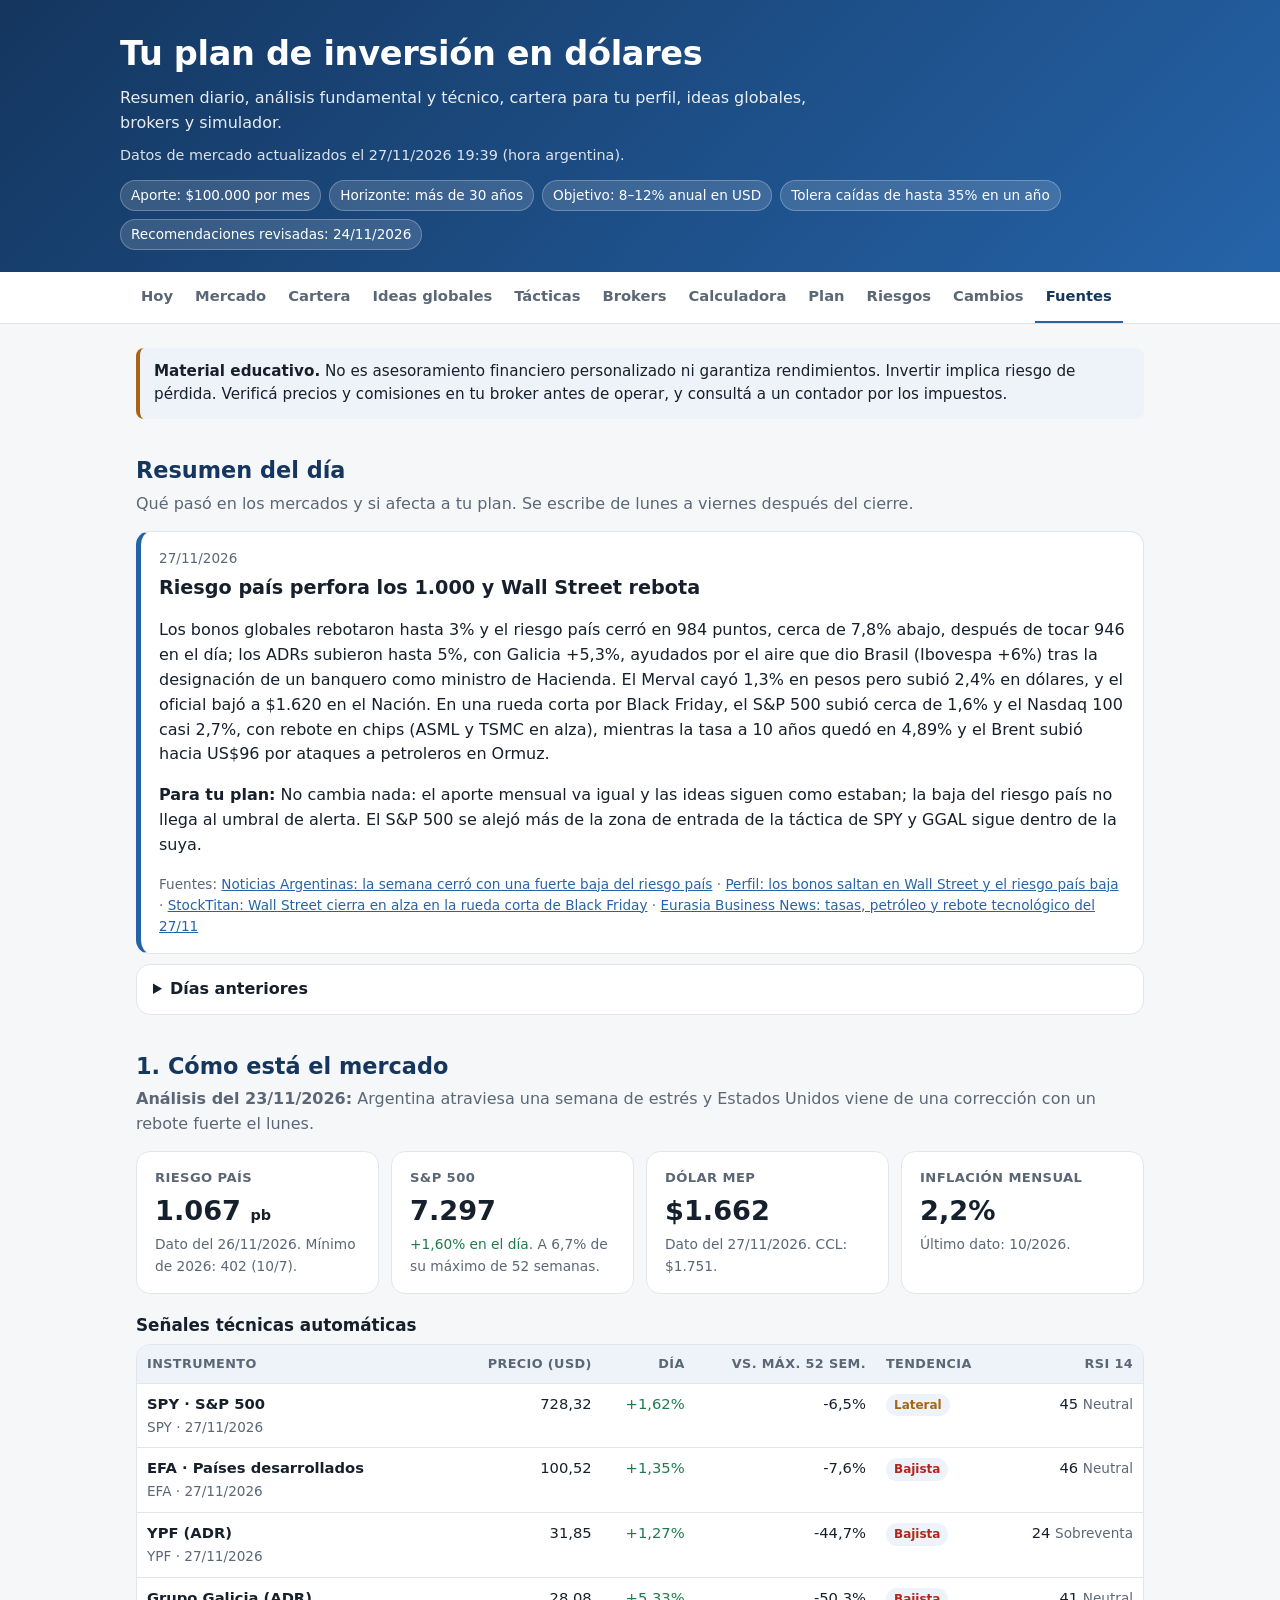
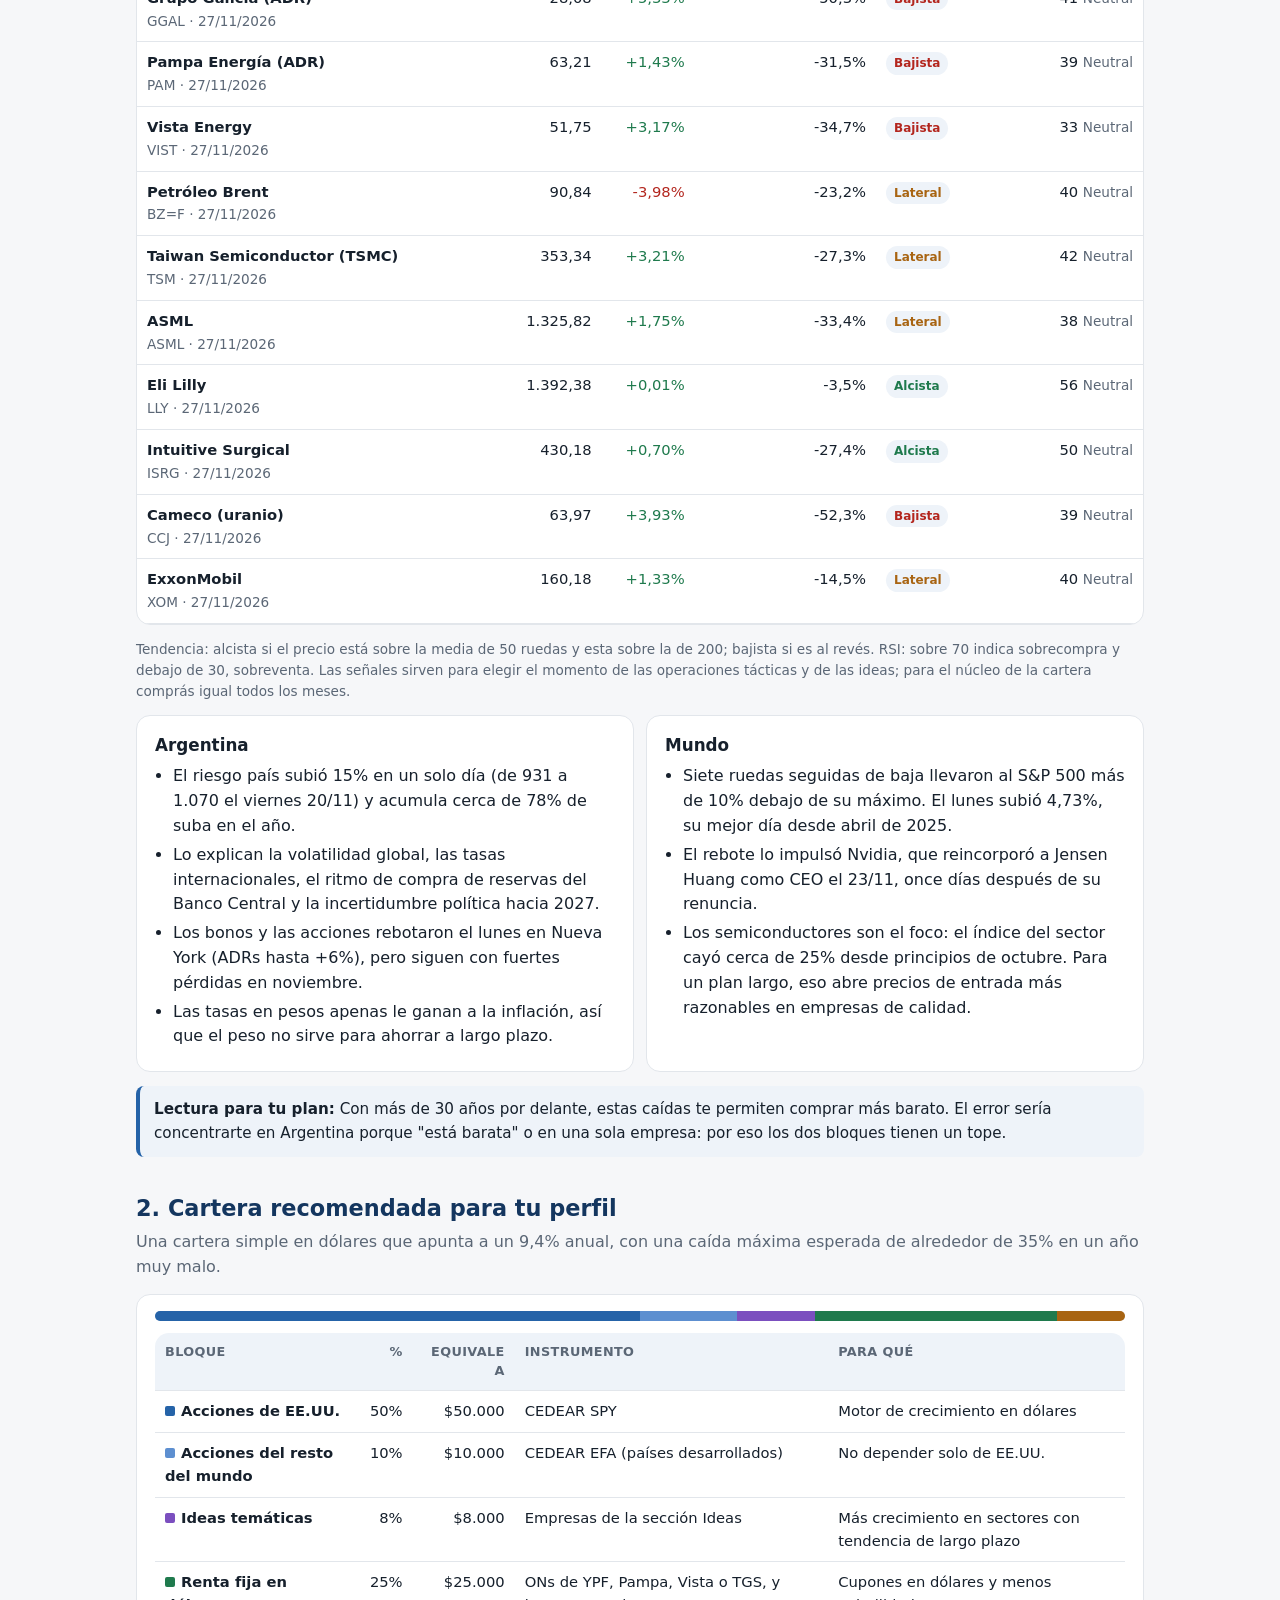
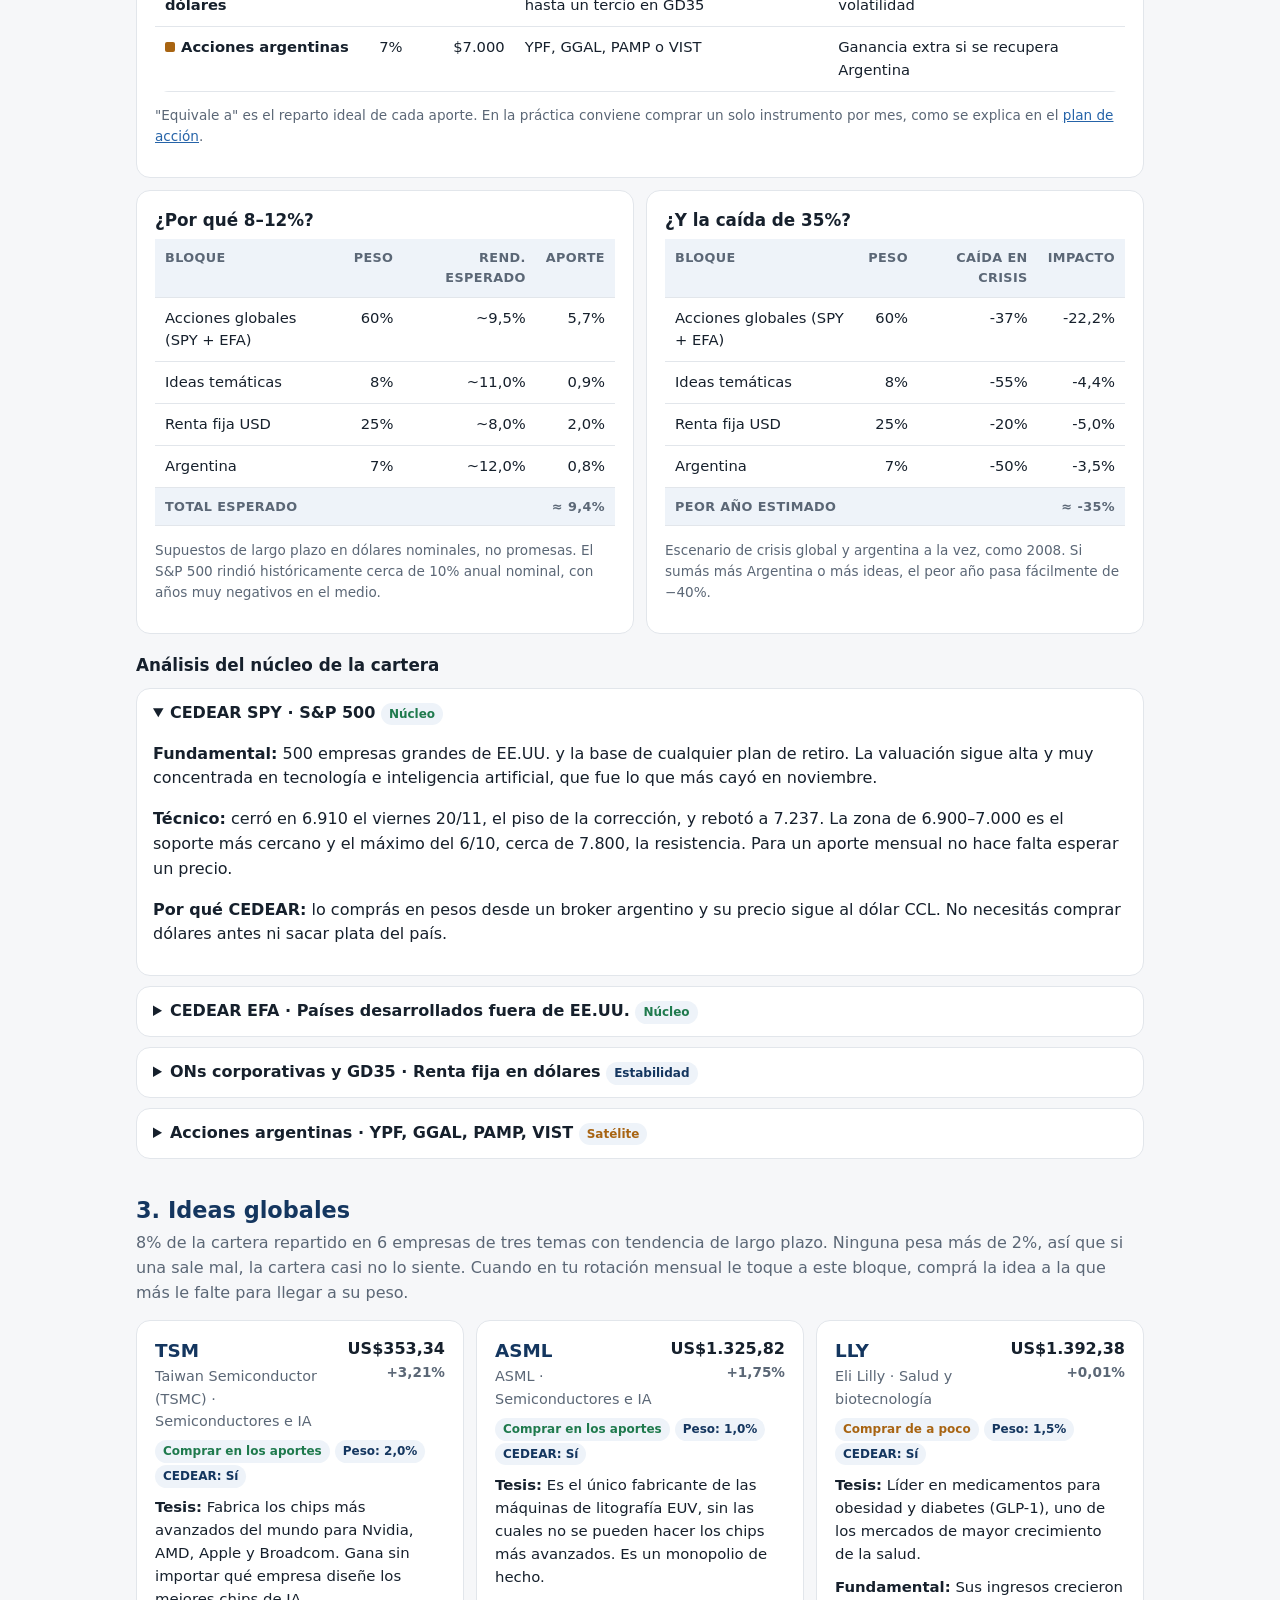
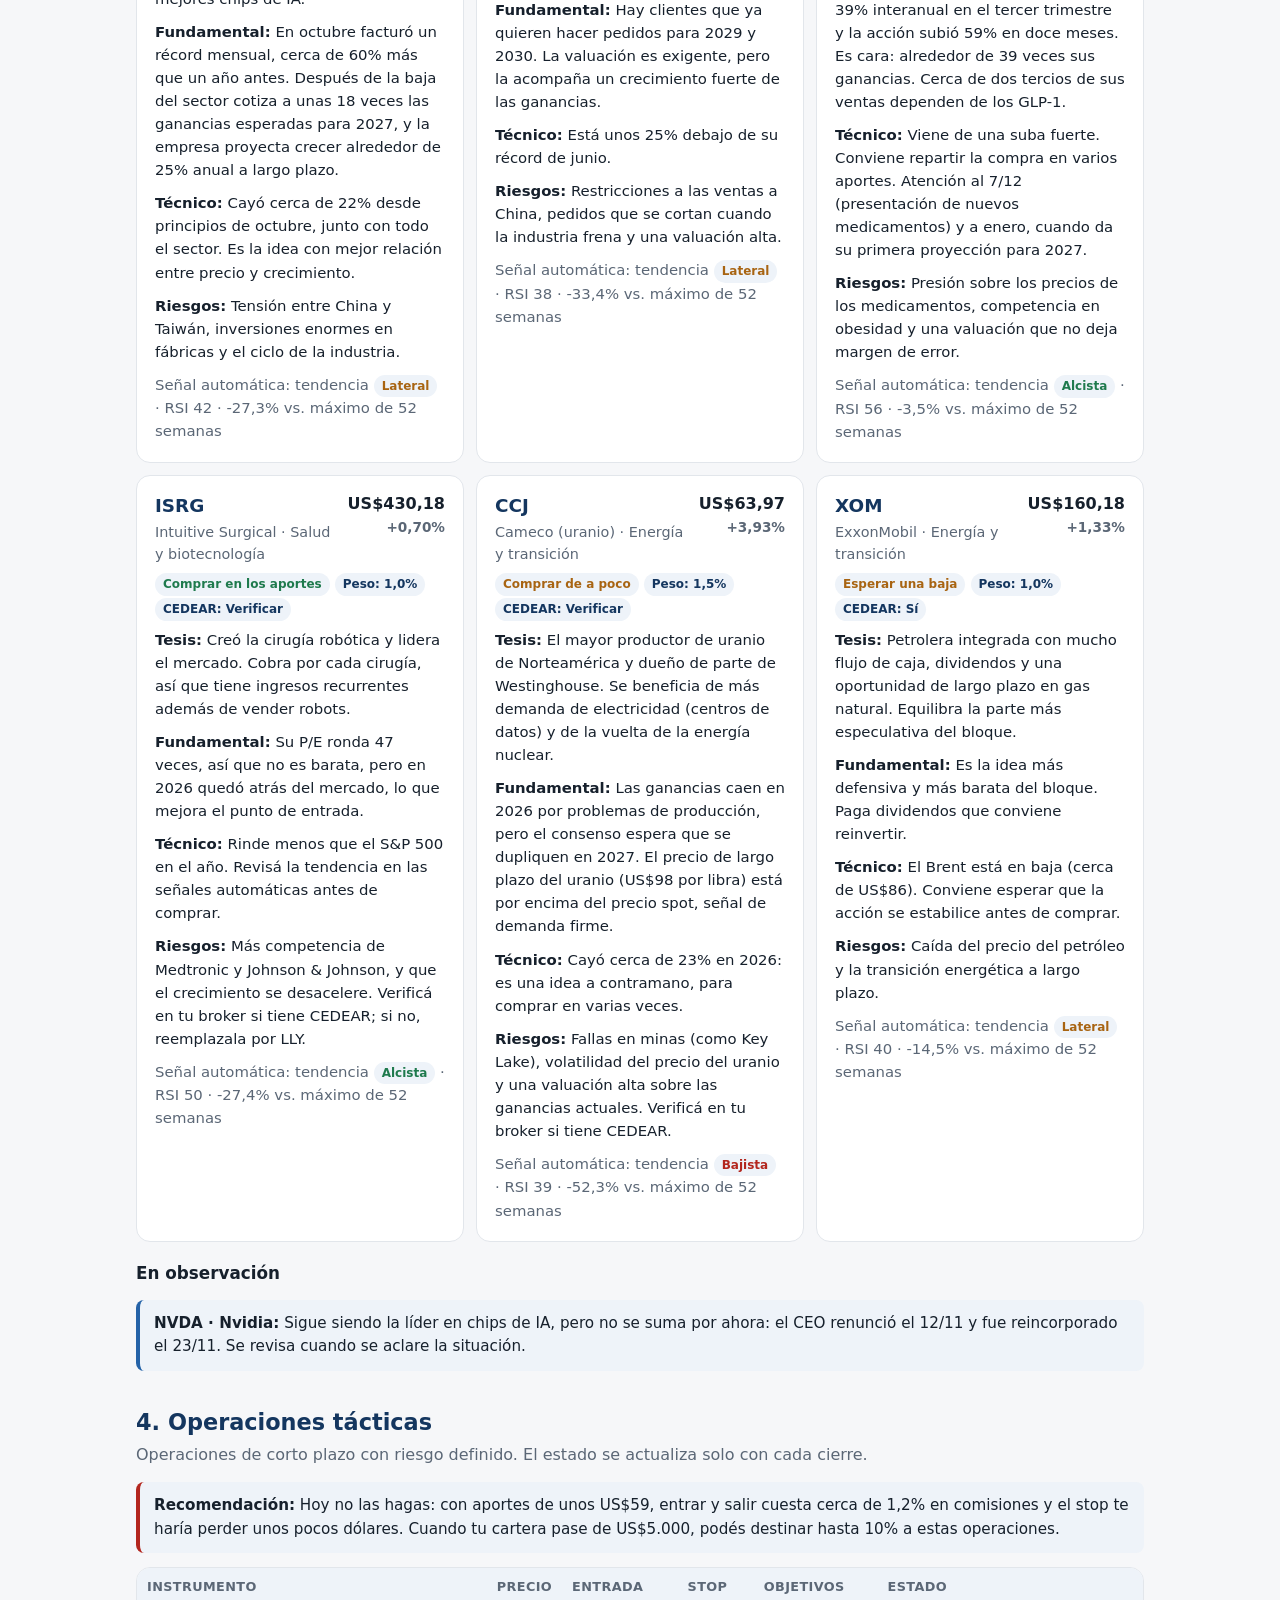
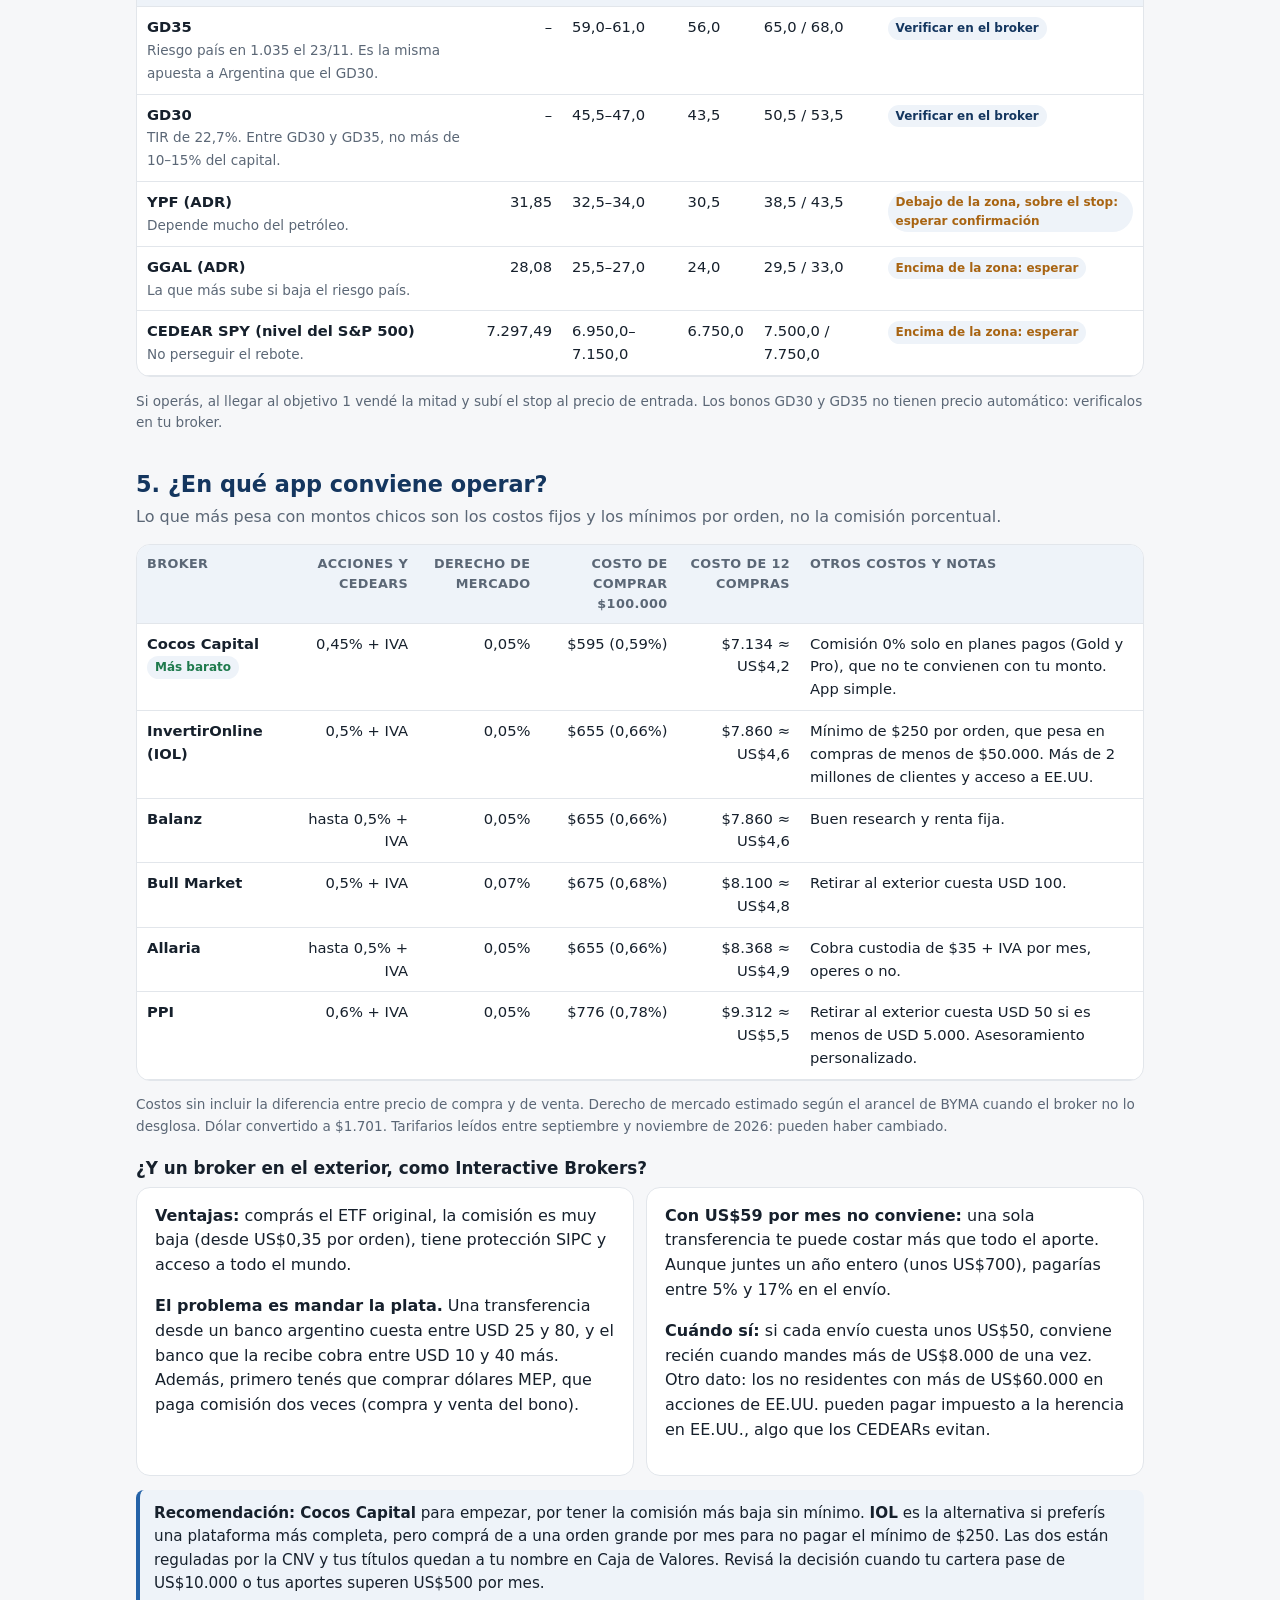
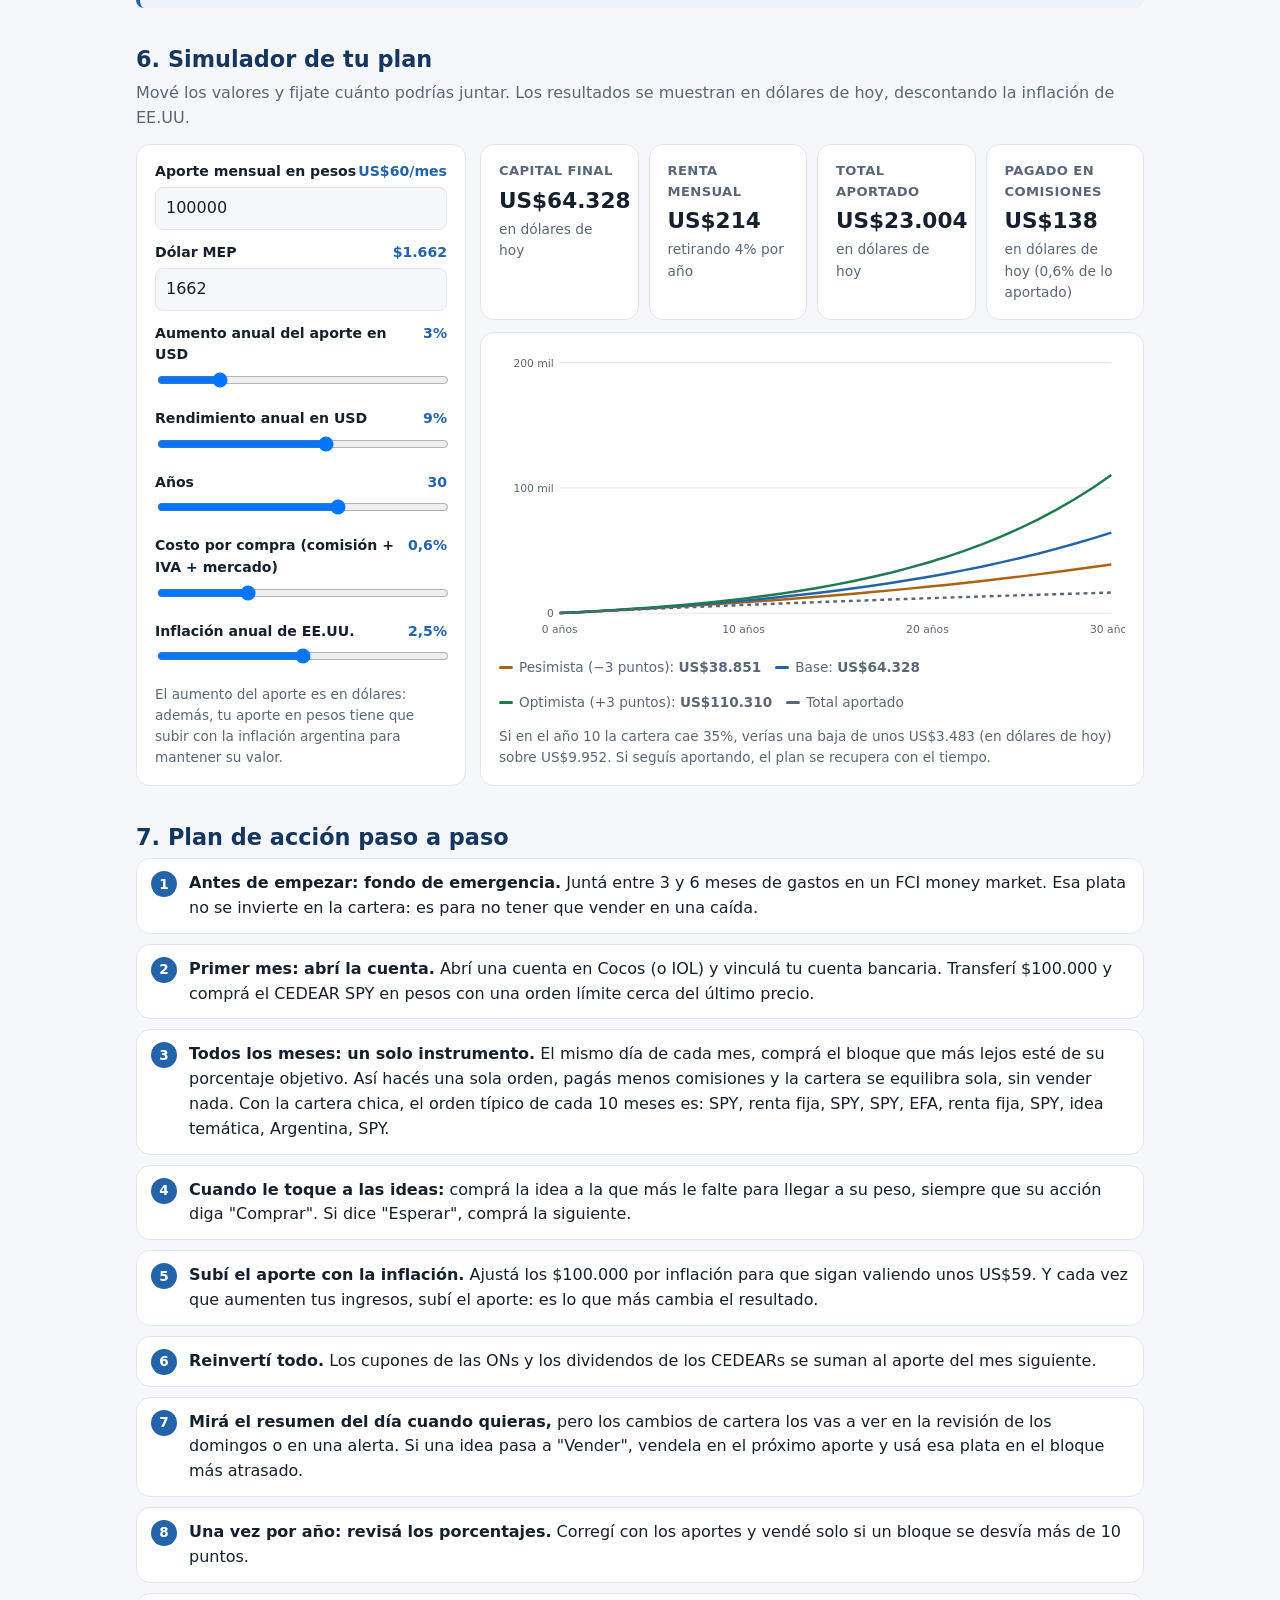
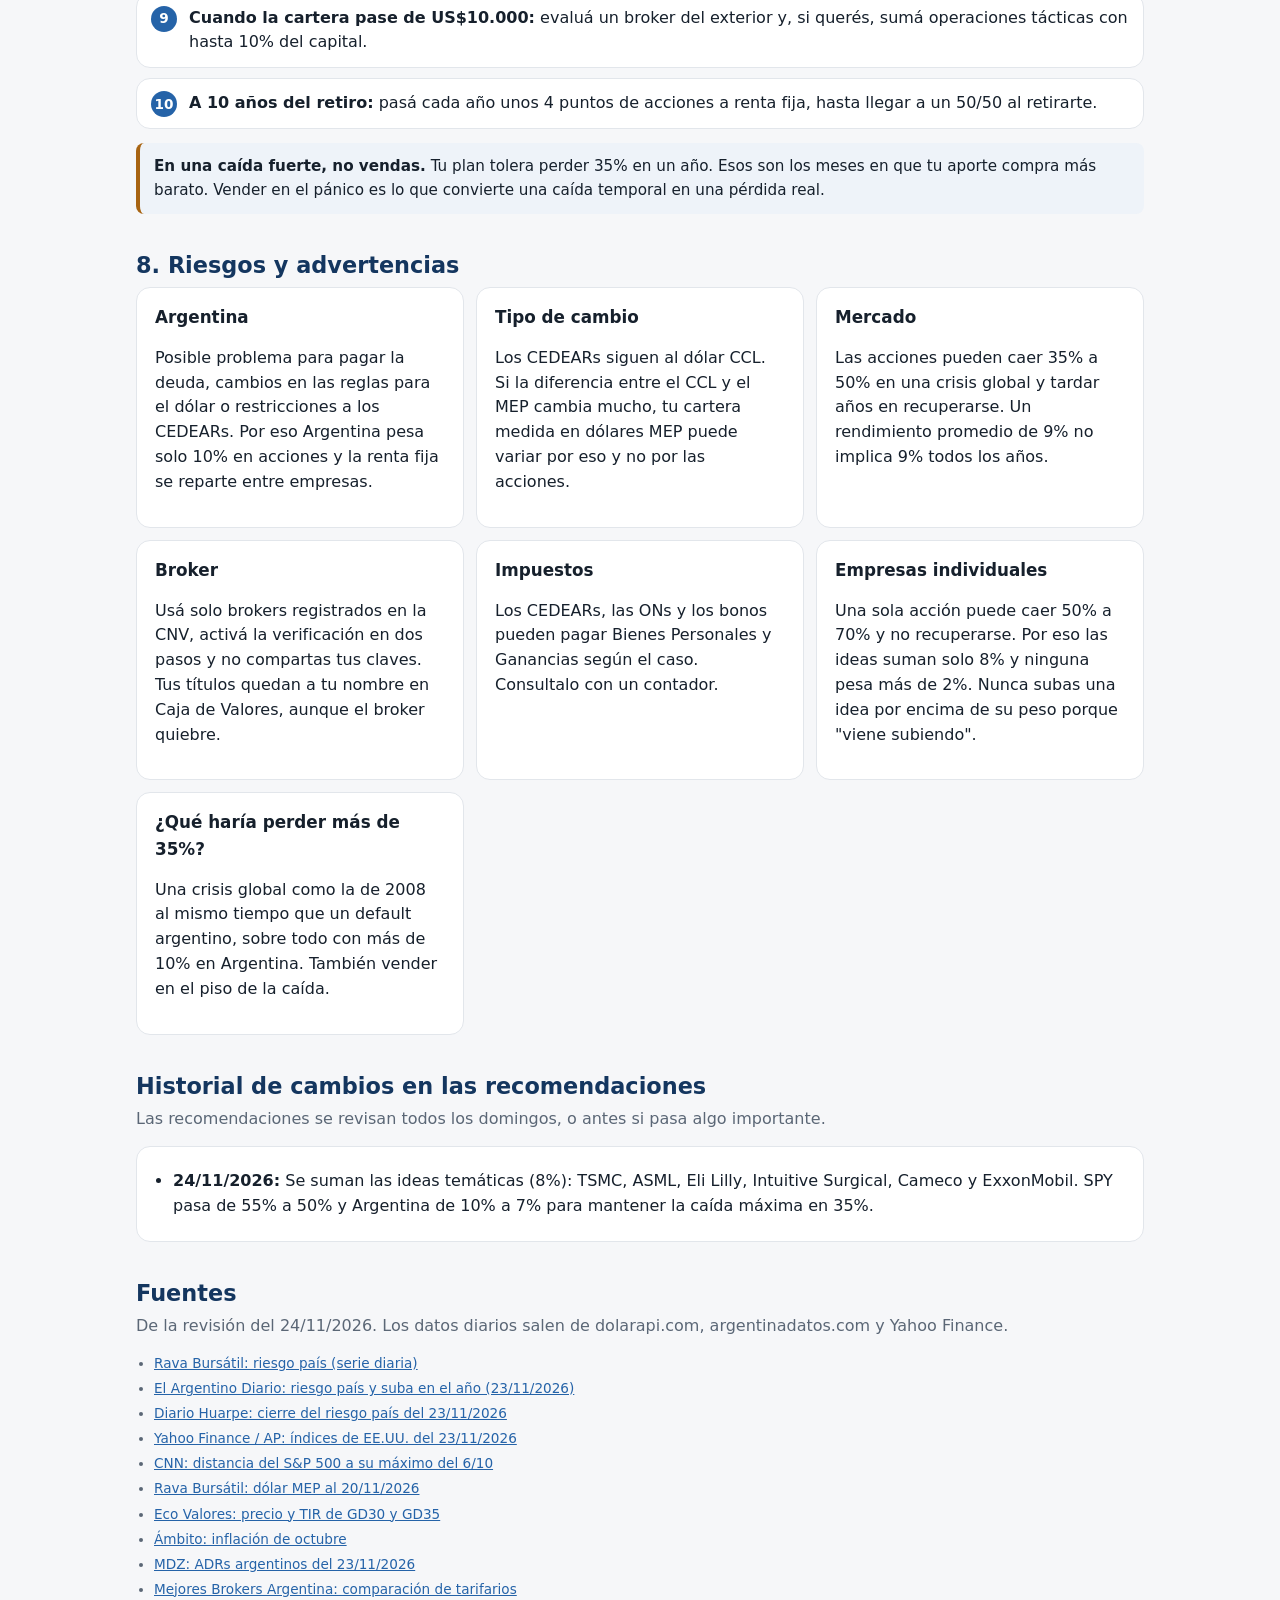
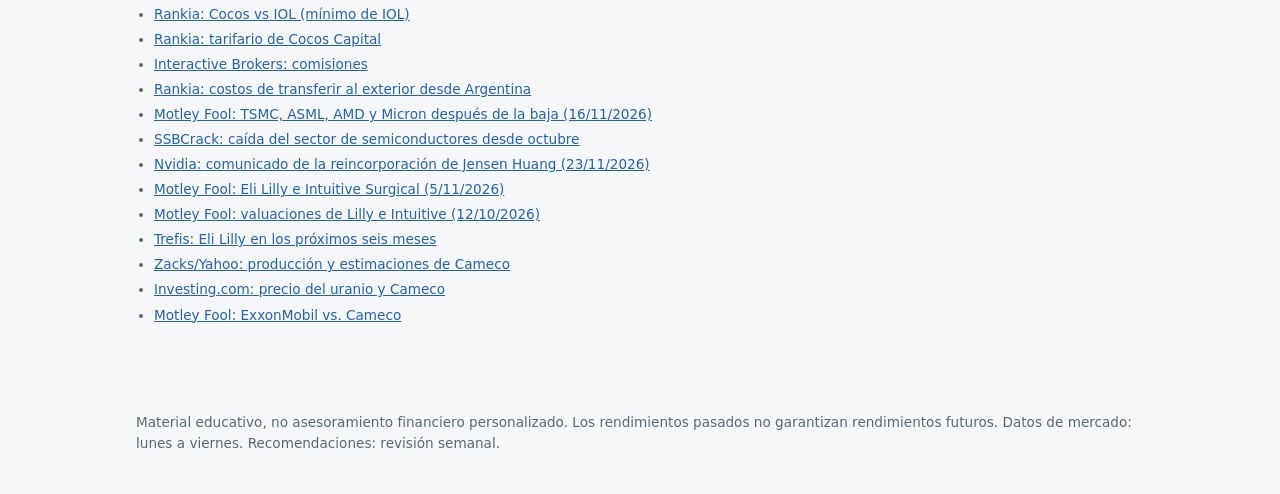
<file: asesor/index.html>
<!doctype html>
<html lang="es-AR">
<head>
<meta charset="utf-8">
<meta name="viewport" content="width=device-width, initial-scale=1">
<title>Asesor · Plan de inversión en dólares</title>
<meta name="description" content="Plan de inversión de largo plazo en dólares desde Argentina: resumen diario, cartera, ideas globales, brokers, simulador y riesgos.">
<meta name="theme-color" content="#14365f">
<style>
:root{
  --bg:#f6f7f9;--card:#fff;--ink:#16202c;--muted:#5b6776;--line:#e2e6eb;
  --brand:#14365f;--brand2:#2563a8;--good:#1f7a4d;--warn:#a86412;--bad:#b3261e;
  --chip:#eef3f9;--radius:14px;
  --s1:#2563a8;--s2:#1f7a4d;--s3:#a86412;
}
@media (prefers-color-scheme:dark){
  :root{--bg:#0f141a;--card:#171e26;--ink:#e7ecf2;--muted:#9aa6b4;--line:#2a333e;--brand:#9cc3ff;--brand2:#6aa7ff;--chip:#1e2832;--good:#5cc98f;--warn:#e0a453;--bad:#f07a70;--s1:#6aa7ff;--s2:#5cc98f;--s3:#e0a453}
}
*{box-sizing:border-box}
html{scroll-behavior:smooth;scroll-padding-top:64px}
body{margin:0;font:16px/1.55 system-ui,-apple-system,"Segoe UI",Roboto,sans-serif;background:var(--bg);color:var(--ink)}
header.top{background:linear-gradient(135deg,#14365f,#2563a8);color:#fff;padding:28px 18px 22px}
header.top .wrap{max-width:1040px;margin:0 auto}
header.top h1{margin:0 0 6px;font-size:clamp(1.5rem,4vw,2.1rem);letter-spacing:-.01em}
header.top p{margin:0;opacity:.9;max-width:720px}
.profile{display:flex;flex-wrap:wrap;gap:8px;margin-top:14px}
.profile span{background:rgba(255,255,255,.14);border:1px solid rgba(255,255,255,.25);padding:4px 10px;border-radius:999px;font-size:.85rem}
nav.tabs{position:sticky;top:0;z-index:10;background:var(--card);border-bottom:1px solid var(--line);overflow-x:auto;white-space:nowrap}
nav.tabs .wrap{max-width:1040px;margin:0 auto;padding:0 10px}
nav.tabs a{display:inline-block;padding:13px 11px;color:var(--muted);text-decoration:none;font-size:.92rem;font-weight:600;border-bottom:2px solid transparent}
nav.tabs a:hover,nav.tabs a.on{color:var(--brand);border-color:var(--brand2)}
main{max-width:1040px;margin:0 auto;padding:10px 16px 60px}
section{margin-top:34px}
h2{font-size:1.4rem;margin:0 0 4px;color:var(--brand)}
h3{font-size:1.05rem;margin:18px 0 6px}
.lead{color:var(--muted);margin:0 0 14px}
.card{background:var(--card);border:1px solid var(--line);border-radius:var(--radius);padding:16px 18px}
.grid{display:grid;gap:12px}
.g4{grid-template-columns:repeat(auto-fit,minmax(200px,1fr))}
.g2{grid-template-columns:repeat(auto-fit,minmax(300px,1fr))}
.kpi .lbl{font-size:.82rem;color:var(--muted);font-weight:600;text-transform:uppercase;letter-spacing:.03em}
.kpi .val{font-size:1.7rem;font-weight:700;margin:2px 0;font-variant-numeric:tabular-nums}
.kpi .sub{font-size:.86rem;color:var(--muted)}
.up{color:var(--good)}.down{color:var(--bad)}
.note{background:var(--chip);border-left:4px solid var(--brand2);padding:12px 14px;border-radius:8px;margin:14px 0;font-size:.95rem}
.note.warn{border-color:var(--warn)}
.note.bad{border-color:var(--bad)}
.tbl{width:100%;border-collapse:collapse;font-size:.92rem;font-variant-numeric:tabular-nums}
.tbl th,.tbl td{padding:9px 10px;border-bottom:1px solid var(--line);text-align:left;vertical-align:top}
.tbl th{font-size:.8rem;text-transform:uppercase;letter-spacing:.03em;color:var(--muted);background:var(--chip)}
.tbl td.n,.tbl th.n{text-align:right}
.scroll{overflow-x:auto;border:1px solid var(--line);border-radius:var(--radius);background:var(--card)}
.tag{display:inline-block;font-size:.75rem;font-weight:700;padding:2px 8px;border-radius:999px;background:var(--chip);color:var(--brand)}
.tag.g{color:var(--good)}.tag.w{color:var(--warn)}.tag.b{color:var(--bad)}
.bar{height:10px;border-radius:6px;background:var(--line);overflow:hidden;display:flex}
.bar i{display:block;height:100%}
ul.clean{padding-left:18px;margin:6px 0}
ul.clean li{margin:4px 0}
details{background:var(--card);border:1px solid var(--line);border-radius:var(--radius);padding:12px 16px;margin:10px 0}
details summary{cursor:pointer;font-weight:700}
details[open] summary{margin-bottom:6px}
.calc{display:grid;grid-template-columns:minmax(260px,330px) 1fr;gap:14px}
@media (max-width:760px){.calc{grid-template-columns:1fr}}
.field{margin-bottom:12px}
.field label{display:flex;justify-content:space-between;font-size:.88rem;font-weight:600;margin-bottom:4px}
.field label output{color:var(--brand2);font-variant-numeric:tabular-nums}
.field input[type=range]{width:100%}
.field input[type=number]{width:100%;padding:8px 10px;border:1px solid var(--line);border-radius:8px;background:var(--bg);color:var(--ink);font:inherit}
.res{display:grid;grid-template-columns:repeat(auto-fit,minmax(150px,1fr));gap:10px;margin-bottom:12px}
.res .kpi .val{font-size:1.35rem}
svg text{fill:var(--muted);font-size:11px}
.legend{display:flex;gap:14px;flex-wrap:wrap;font-size:.85rem;color:var(--muted);margin-top:6px}
.legend i{display:inline-block;width:14px;height:3px;border-radius:2px;margin-right:6px;vertical-align:middle}
ol.steps{counter-reset:s;list-style:none;padding:0;margin:0}
ol.steps>li{counter-increment:s;position:relative;padding:12px 14px 12px 52px;background:var(--card);border:1px solid var(--line);border-radius:var(--radius);margin-bottom:10px}
ol.steps>li::before{content:counter(s);position:absolute;left:14px;top:12px;width:26px;height:26px;border-radius:50%;background:var(--brand2);color:#fff;font-weight:700;display:grid;place-items:center;font-size:.85rem}
.gloss{border-bottom:1px dotted var(--muted);cursor:help}
footer{max-width:1040px;margin:0 auto;padding:20px 16px 40px;color:var(--muted);font-size:.85rem}
a{color:var(--brand2)}
.small{font-size:.85rem;color:var(--muted)}
</style>
<style>
.idea{display:flex;flex-direction:column;gap:6px}
.idea .head{display:flex;justify-content:space-between;align-items:flex-start;gap:8px}
.idea .tk{font-weight:800;font-size:1.15rem;color:var(--brand)}
.idea .nm{color:var(--muted);font-size:.9rem}
.idea .px{text-align:right;font-variant-numeric:tabular-nums;font-weight:700}
.idea p{margin:2px 0;font-size:.93rem}
.idea .lbl{font-weight:700}
.hoy{border-left:5px solid var(--brand2)}
.hoy.alerta{border-left-color:var(--bad)}
.hoy h3{margin:4px 0 8px;font-size:1.2rem}
.muted{color:var(--muted)}
/* Solo celular: las tablas anchas se muestran como tarjetas */
@media (max-width:640px){
  .scroll{overflow-x:visible;border:0;background:transparent}
  .scroll .tbl thead{display:none}
  .scroll .tbl,.scroll .tbl tbody,.scroll .tbl tr,.scroll .tbl td,.scroll .tbl th{display:block;width:100%}
  .scroll .tbl tr{background:var(--card);border:1px solid var(--line);border-radius:12px;padding:6px 12px;margin-bottom:10px}
  .scroll .tbl td,.scroll .tbl th{border:0;padding:6px 0;text-align:left!important;background:transparent}
  .scroll .tbl td+td{border-top:1px dashed var(--line)}
  .scroll .tbl td[data-label]::before{content:attr(data-label);display:block;font-size:.72rem;font-weight:700;text-transform:uppercase;letter-spacing:.03em;color:var(--muted);margin-bottom:2px}
  .scroll .tbl td:first-child::before{display:none}
  .scroll .tbl td:first-child{font-size:1.02rem}
  .scroll .tbl td[colspan]::before{display:none}
}
</style>
</head>
<body>

<header class="top">
  <div class="wrap">
    <h1>Tu plan de inversión en dólares</h1>
    <p>Resumen diario, análisis fundamental y técnico, cartera para tu perfil, ideas globales, brokers y simulador.</p>
    <p id="upd" style="margin-top:8px;font-size:.9rem;opacity:.85">Datos de mercado: se actualizan de lunes a viernes después del cierre.</p>
    <div class="profile">
      <span>Aporte: $100.000 por mes</span>
      <span>Horizonte: más de 30 años</span>
      <span>Objetivo: 8–12% anual en USD</span>
      <span>Tolera caídas de hasta 35% en un año</span>
      <span id="rev">Recomendaciones revisadas: 24/11/2026</span>
    </div>
  </div>
</header>

<nav class="tabs" aria-label="Secciones">
  <div class="wrap">
    <a href="#hoy">Hoy</a><a href="#mercado">Mercado</a><a href="#cartera">Cartera</a><a href="#ideas">Ideas globales</a><a href="#tacticas">Tácticas</a><a href="#brokers">Brokers</a><a href="#calculadora">Calculadora</a><a href="#plan">Plan</a><a href="#riesgos">Riesgos</a><a href="#cambios">Cambios</a><a href="#fuentes">Fuentes</a>
  </div>
</nav>

<main>

<div class="note warn"><strong>Material educativo.</strong> No es asesoramiento financiero personalizado ni garantiza rendimientos. Invertir implica riesgo de pérdida. Verificá precios y comisiones en tu broker antes de operar, y consultá a un contador por los impuestos.</div>

<!-- ============ HOY ============ -->
<section id="hoy">
  <h2>Resumen del día</h2>
  <p class="lead">Qué pasó en los mercados y si afecta a tu plan. Se escribe de lunes a viernes después del cierre.</p>
  <div id="hoy-ult" class="card hoy"><p class="muted">Cargando…</p></div>
  <details id="hoy-ant-box" style="display:none"><summary>Días anteriores</summary><div id="hoy-ant"></div></details>
</section>

<!-- ============ MERCADO ============ -->
<section id="mercado">
  <h2>1. Cómo está el mercado</h2>
  <p class="lead" id="m-bajada"></p>
  <div class="grid g4">
    <div class="card kpi"><div class="lbl">Riesgo país</div><div class="val"><span id="k-rp">–</span> <small style="font-size:.9rem">pb</small></div><div class="sub" id="k-rp-s"></div></div>
    <div class="card kpi"><div class="lbl">S&amp;P 500</div><div class="val" id="k-sp">–</div><div class="sub" id="k-sp-s"></div></div>
    <div class="card kpi"><div class="lbl">Dólar MEP</div><div class="val" id="k-mep">–</div><div class="sub" id="k-mep-s"></div></div>
    <div class="card kpi"><div class="lbl">Inflación mensual</div><div class="val" id="k-inf">–</div><div class="sub" id="k-inf-s"></div></div>
  </div>

  <h3>Señales técnicas automáticas</h3>
  <div class="scroll">
    <table class="tbl">
      <thead><tr><th>Instrumento</th><th class="n">Precio (USD)</th><th class="n">Día</th><th class="n">Vs. máx. 52 sem.</th><th>Tendencia</th><th class="n">RSI 14</th></tr></thead>
      <tbody id="senales-body"><tr><td colspan="6" class="small">Se completa con la actualización automática.</td></tr></tbody>
    </table>
  </div>
  <p class="small">Tendencia: alcista si el precio está sobre la media de 50 ruedas y esta sobre la de 200; bajista si es al revés. RSI: sobre 70 indica sobrecompra y debajo de 30, sobreventa. Las señales sirven para elegir el momento de las operaciones tácticas y de las ideas; para el núcleo de la cartera comprás igual todos los meses.</p>

  <div class="grid g2" style="margin-top:12px">
    <div class="card"><h3 style="margin-top:0">Argentina</h3><ul class="clean" id="m-arg"></ul></div>
    <div class="card"><h3 style="margin-top:0">Mundo</h3><ul class="clean" id="m-mundo"></ul></div>
  </div>
  <div class="note"><strong>Lectura para tu plan:</strong> <span id="m-lectura"></span> <span class="small" id="m-fecha"></span></div>
</section>

<!-- ============ CARTERA ============ -->
<section id="cartera">
  <h2>2. Cartera recomendada para tu perfil</h2>
  <p class="lead" id="c-lead"></p>
  <div class="card">
    <div class="bar" id="c-bar" aria-hidden="true"></div>
    <div class="scroll" style="margin-top:12px;border:0">
    <table class="tbl">
      <thead><tr><th>Bloque</th><th class="n">%</th><th class="n">Equivale a</th><th>Instrumento</th><th>Para qué</th></tr></thead>
      <tbody id="c-body"></tbody>
    </table>
    </div>
    <p class="small">"Equivale a" es el reparto ideal de cada aporte. En la práctica conviene comprar un solo instrumento por mes, como se explica en el <a href="#plan">plan de acción</a>.</p>
  </div>

  <div class="grid g2" style="margin-top:12px">
    <div class="card">
      <h3 style="margin-top:0">¿Por qué 8–12%?</h3>
      <table class="tbl"><thead><tr><th>Bloque</th><th class="n">Peso</th><th class="n">Rend. esperado</th><th class="n">Aporte</th></tr></thead><tbody id="rr-rend"></tbody></table>
      <p class="small">Supuestos de largo plazo en dólares nominales, no promesas. El S&amp;P 500 rindió históricamente cerca de 10% anual nominal, con años muy negativos en el medio.</p>
    </div>
    <div class="card">
      <h3 style="margin-top:0">¿Y la caída de 35%?</h3>
      <table class="tbl"><thead><tr><th>Bloque</th><th class="n">Peso</th><th class="n">Caída en crisis</th><th class="n">Impacto</th></tr></thead><tbody id="rr-caida"></tbody></table>
      <p class="small">Escenario de crisis global y argentina a la vez, como 2008. Si sumás más Argentina o más ideas, el peor año pasa fácilmente de −40%.</p>
    </div>
  </div>

  <h3>Análisis del núcleo de la cartera</h3>
  <div id="nucleo"></div>
</section>

<!-- ============ IDEAS ============ -->
<section id="ideas">
  <h2>3. Ideas globales</h2>
  <p class="lead" id="i-intro"></p>
  <div class="grid g2" id="i-grid"></div>
  <div id="i-obs"></div>
</section>

<!-- ============ TACTICAS ============ -->
<section id="tacticas">
  <h2>4. Operaciones tácticas</h2>
  <p class="lead">Operaciones de corto plazo con riesgo definido. El estado se actualiza solo con cada cierre.</p>
  <div class="note bad" id="t-aviso"></div>
  <div class="scroll">
  <table class="tbl">
    <thead><tr><th>Instrumento</th><th class="n">Precio</th><th>Entrada</th><th>Stop</th><th>Objetivos</th><th>Estado</th></tr></thead>
    <tbody id="t-body"></tbody>
  </table>
  </div>
  <p class="small">Si operás, al llegar al objetivo 1 vendé la mitad y subí el stop al precio de entrada. Los bonos GD30 y GD35 no tienen precio automático: verificalos en tu broker.</p>
</section>

<!-- ============ BROKERS ============ -->
<section id="brokers">
  <h2>5. ¿En qué app conviene operar?</h2>
  <p class="lead">Lo que más pesa con montos chicos son los costos fijos y los mínimos por orden, no la comisión porcentual.</p>

  <div class="scroll">
  <table class="tbl">
    <thead><tr><th>Broker</th><th class="n">Acciones y CEDEARs</th><th class="n">Derecho de mercado</th><th class="n">Costo de comprar $100.000</th><th class="n">Costo de 12 compras</th><th>Otros costos y notas</th></tr></thead>
    <tbody>
      <tr><td><strong>Cocos Capital</strong> <span class="tag g">Más barato</span></td><td class="n">0,45% + IVA</td><td class="n">0,05%</td><td class="n">$595 (0,59%)</td><td class="n">$7.134 ≈ US$4,2</td><td>Comisión 0% solo en planes pagos (Gold y Pro), que no te convienen con tu monto. App simple.</td></tr>
      <tr><td><strong>InvertirOnline (IOL)</strong></td><td class="n">0,5% + IVA</td><td class="n">0,05%</td><td class="n">$655 (0,66%)</td><td class="n">$7.860 ≈ US$4,6</td><td>Mínimo de $250 por orden, que pesa en compras de menos de $50.000. Más de 2 millones de clientes y acceso a EE.UU.</td></tr>
      <tr><td><strong>Balanz</strong></td><td class="n">hasta 0,5% + IVA</td><td class="n">0,05%</td><td class="n">$655 (0,66%)</td><td class="n">$7.860 ≈ US$4,6</td><td>Buen research y renta fija.</td></tr>
      <tr><td><strong>Bull Market</strong></td><td class="n">0,5% + IVA</td><td class="n">0,07%</td><td class="n">$675 (0,68%)</td><td class="n">$8.100 ≈ US$4,8</td><td>Retirar al exterior cuesta USD 100.</td></tr>
      <tr><td><strong>Allaria</strong></td><td class="n">hasta 0,5% + IVA</td><td class="n">0,05%</td><td class="n">$655 (0,66%)</td><td class="n">$8.368 ≈ US$4,9</td><td>Cobra custodia de $35 + IVA por mes, operes o no.</td></tr>
      <tr><td><strong>PPI</strong></td><td class="n">0,6% + IVA</td><td class="n">0,05%</td><td class="n">$776 (0,78%)</td><td class="n">$9.312 ≈ US$5,5</td><td>Retirar al exterior cuesta USD 50 si es menos de USD 5.000. Asesoramiento personalizado.</td></tr>
    </tbody>
  </table>
  </div>
  <p class="small">Costos sin incluir la diferencia entre precio de compra y de venta. Derecho de mercado estimado según el arancel de BYMA cuando el broker no lo desglosa. Dólar convertido a $1.701. Tarifarios leídos entre septiembre y noviembre de 2026: pueden haber cambiado.</p>

  <h3>¿Y un broker en el exterior, como Interactive Brokers?</h3>
  <div class="grid g2">
    <div class="card">
      <p style="margin-top:0"><strong>Ventajas:</strong> comprás el ETF original, la comisión es muy baja (desde US$0,35 por orden), tiene protección SIPC y acceso a todo el mundo.</p>
      <p><strong>El problema es mandar la plata.</strong> Una transferencia desde un banco argentino cuesta entre USD 25 y 80, y el banco que la recibe cobra entre USD 10 y 40 más. Además, primero tenés que comprar dólares MEP, que paga comisión dos veces (compra y venta del bono).</p>
    </div>
    <div class="card">
      <p style="margin-top:0"><strong>Con US$59 por mes no conviene:</strong> una sola transferencia te puede costar más que todo el aporte. Aunque juntes un año entero (unos US$700), pagarías entre 5% y 17% en el envío.</p>
      <p><strong>Cuándo sí:</strong> si cada envío cuesta unos US$50, conviene recién cuando mandes más de US$8.000 de una vez. Otro dato: los no residentes con más de US$60.000 en acciones de EE.UU. pueden pagar impuesto a la herencia en EE.UU., algo que los CEDEARs evitan.</p>
    </div>
  </div>

  <div class="note"><strong>Recomendación: Cocos Capital</strong> para empezar, por tener la comisión más baja sin mínimo. <strong>IOL</strong> es la alternativa si preferís una plataforma más completa, pero comprá de a una orden grande por mes para no pagar el mínimo de $250. Las dos están reguladas por la CNV y tus títulos quedan a tu nombre en Caja de Valores. Revisá la decisión cuando tu cartera pase de US$10.000 o tus aportes superen US$500 por mes.</div>
</section>

<!-- ============ CALCULADORA ============ -->
<section id="calculadora">
  <h2>6. Simulador de tu plan</h2>
  <p class="lead">Mové los valores y fijate cuánto podrías juntar. Los resultados se muestran en dólares de hoy, descontando la inflación de EE.UU.</p>
  <div class="calc">
    <div class="card">
      <div class="field"><label for="aporte">Aporte mensual en pesos <output id="o-aporte"></output></label><input type="number" id="aporte" value="100000" min="0" step="5000"></div>
      <div class="field"><label for="mep">Dólar MEP <output id="o-mep"></output></label><input type="number" id="mep" value="1701" min="1" step="1"></div>
      <div class="field"><label for="suba">Aumento anual del aporte en USD <output id="o-suba"></output></label><input type="range" id="suba" min="0" max="15" step="0.5" value="3"></div>
      <div class="field"><label for="rend">Rendimiento anual en USD <output id="o-rend"></output></label><input type="range" id="rend" min="2" max="14" step="0.5" value="9"></div>
      <div class="field"><label for="anios">Años <output id="o-anios"></output></label><input type="range" id="anios" min="5" max="45" step="1" value="30"></div>
      <div class="field"><label for="comi">Costo por compra (comisión + IVA + mercado) <output id="o-comi"></output></label><input type="range" id="comi" min="0" max="2" step="0.05" value="0.6"></div>
      <div class="field"><label for="infl">Inflación anual de EE.UU. <output id="o-infl"></output></label><input type="range" id="infl" min="0" max="5" step="0.25" value="2.5"></div>
      <p class="small" style="margin:0">El aumento del aporte es en dólares: además, tu aporte en pesos tiene que subir con la inflación argentina para mantener su valor.</p>
    </div>
    <div>
      <div class="res">
        <div class="card kpi"><div class="lbl">Capital final</div><div class="val" id="r-cap"></div><div class="sub">en dólares de hoy</div></div>
        <div class="card kpi"><div class="lbl">Renta mensual</div><div class="val" id="r-renta"></div><div class="sub">retirando 4% por año</div></div>
        <div class="card kpi"><div class="lbl">Total aportado</div><div class="val" id="r-apo"></div><div class="sub">en dólares de hoy</div></div>
        <div class="card kpi"><div class="lbl">Pagado en comisiones</div><div class="val" id="r-com"></div><div class="sub" id="r-com2"></div></div>
      </div>
      <div class="card">
        <svg id="chart" viewBox="0 0 640 300" width="100%" role="img" aria-label="Evolución del capital en tres escenarios"></svg>
        <div class="legend">
          <span><i style="background:var(--s3)"></i>Pesimista (−3 puntos): <b id="l-pes"></b></span>
          <span><i style="background:var(--s1)"></i>Base: <b id="l-base"></b></span>
          <span><i style="background:var(--s2)"></i>Optimista (+3 puntos): <b id="l-opt"></b></span>
          <span><i style="background:var(--muted)"></i>Total aportado</span>
        </div>
        <p class="small" id="r-caida" style="margin-bottom:0"></p>
      </div>
    </div>
  </div>
</section>

<!-- ============ PLAN ============ -->
<section id="plan">
  <h2>7. Plan de acción paso a paso</h2>
  <ol class="steps">
    <li><strong>Antes de empezar: fondo de emergencia.</strong> Juntá entre 3 y 6 meses de gastos en un FCI money market. Esa plata no se invierte en la cartera: es para no tener que vender en una caída.</li>
    <li><strong>Primer mes: abrí la cuenta.</strong> Abrí una cuenta en Cocos (o IOL) y vinculá tu cuenta bancaria. Transferí $100.000 y comprá el CEDEAR SPY en pesos con una orden límite cerca del último precio.</li>
    <li><strong>Todos los meses: un solo instrumento.</strong> El mismo día de cada mes, comprá el bloque que más lejos esté de su porcentaje objetivo. Así hacés una sola orden, pagás menos comisiones y la cartera se equilibra sola, sin vender nada. Con la cartera chica, el orden típico de cada 10 meses es: SPY, renta fija, SPY, SPY, EFA, renta fija, SPY, idea temática, Argentina, SPY.</li>
    <li><strong>Cuando le toque a las ideas:</strong> comprá la idea a la que más le falte para llegar a su peso, siempre que su acción diga "Comprar". Si dice "Esperar", comprá la siguiente.</li>
    <li><strong>Subí el aporte con la inflación.</strong> Ajustá los $100.000 por inflación para que sigan valiendo unos US$59. Y cada vez que aumenten tus ingresos, subí el aporte: es lo que más cambia el resultado.</li>
    <li><strong>Reinvertí todo.</strong> Los cupones de las ONs y los dividendos de los CEDEARs se suman al aporte del mes siguiente.</li>
    <li><strong>Mirá el resumen del día cuando quieras,</strong> pero los cambios de cartera los vas a ver en la revisión de los domingos o en una alerta. Si una idea pasa a "Vender", vendela en el próximo aporte y usá esa plata en el bloque más atrasado.</li>
    <li><strong>Una vez por año: revisá los porcentajes.</strong> Corregí con los aportes y vendé solo si un bloque se desvía más de 10 puntos.</li>
    <li><strong>Cuando la cartera pase de US$10.000:</strong> evaluá un broker del exterior y, si querés, sumá operaciones tácticas con hasta 10% del capital.</li>
    <li><strong>A 10 años del retiro:</strong> pasá cada año unos 4 puntos de acciones a renta fija, hasta llegar a un 50/50 al retirarte.</li>
  </ol>
  <div class="note warn"><strong>En una caída fuerte, no vendas.</strong> Tu plan tolera perder 35% en un año. Esos son los meses en que tu aporte compra más barato. Vender en el pánico es lo que convierte una caída temporal en una pérdida real.</div>
</section>

<!-- ============ RIESGOS ============ -->
<section id="riesgos">
  <h2>8. Riesgos y advertencias</h2>
  <div class="grid g2">
    <div class="card"><h3 style="margin-top:0">Argentina</h3><p>Posible problema para pagar la deuda, cambios en las reglas para el dólar o restricciones a los CEDEARs. Por eso Argentina pesa solo 10% en acciones y la renta fija se reparte entre empresas.</p></div>
    <div class="card"><h3 style="margin-top:0">Tipo de cambio</h3><p>Los CEDEARs siguen al dólar CCL. Si la diferencia entre el CCL y el MEP cambia mucho, tu cartera medida en dólares MEP puede variar por eso y no por las acciones.</p></div>
    <div class="card"><h3 style="margin-top:0">Mercado</h3><p>Las acciones pueden caer 35% a 50% en una crisis global y tardar años en recuperarse. Un rendimiento promedio de 9% no implica 9% todos los años.</p></div>
    <div class="card"><h3 style="margin-top:0">Broker</h3><p>Usá solo brokers registrados en la CNV, activá la verificación en dos pasos y no compartas tus claves. Tus títulos quedan a tu nombre en Caja de Valores, aunque el broker quiebre.</p></div>
    <div class="card"><h3 style="margin-top:0">Impuestos</h3><p>Los CEDEARs, las ONs y los bonos pueden pagar Bienes Personales y Ganancias según el caso. Consultalo con un contador.</p></div>
    <div class="card"><h3 style="margin-top:0">Empresas individuales</h3><p>Una sola acción puede caer 50% a 70% y no recuperarse. Por eso las ideas suman solo 8% y ninguna pesa más de 2%. Nunca subas una idea por encima de su peso porque "viene subiendo".</p></div>
    <div class="card"><h3 style="margin-top:0">¿Qué haría perder más de 35%?</h3><p>Una crisis global como la de 2008 al mismo tiempo que un default argentino, sobre todo con más de 10% en Argentina. También vender en el piso de la caída.</p></div>
  </div>
</section>

<!-- ============ CAMBIOS ============ -->
<section id="cambios">
  <h2>Historial de cambios en las recomendaciones</h2>
  <p class="lead">Las recomendaciones se revisan todos los domingos, o antes si pasa algo importante.</p>
  <div class="card"><ul class="clean" id="cambios-lista"></ul></div>
</section>

<!-- ============ FUENTES ============ -->
<section id="fuentes">
  <h2>Fuentes</h2>
  <div id="fuentes-rev"></div>
  <p class="lead">De la revisión del 24/11/2026. Los datos diarios salen de dolarapi.com, argentinadatos.com y Yahoo Finance.</p>
  <ul class="clean small">
    <li><a href="https://www.rava.com/cotizaciones/historico/riesgo-pais/hoy/" target="_blank" rel="noopener">Rava Bursátil: riesgo país (serie diaria)</a></li>
    <li><a href="https://elargentinodiario.com.ar/zona-destacada/23/11/2026/riesgo-pais-baja-a-1-015-puntos-a-media-rueda-pero-suma-778-en-el-ano/" target="_blank" rel="noopener">El Argentino Diario: riesgo país y suba en el año (23/11/2026)</a></li>
    <li><a href="https://www.diariohuarpe.com/nota/el-riesgo-pais-cayo-30-puntos-y-las-acciones-argentinas-subieron-en-nueva-york-202611231950" target="_blank" rel="noopener">Diario Huarpe: cierre del riesgo país del 23/11/2026</a></li>
    <li><a href="https://finance.yahoo.com/markets/world-indices/articles/major-us-stock-indexes-fared-213053319.html" target="_blank" rel="noopener">Yahoo Finance / AP: índices de EE.UU. del 23/11/2026</a></li>
    <li><a href="https://cnn.com/2026/11/23/markets/us-stocks-rebound-intl" target="_blank" rel="noopener">CNN: distancia del S&amp;P 500 a su máximo del 6/10</a></li>
    <li><a href="https://www.rava.com/cotizaciones/historico/dolar-mep/2026/11/20/" target="_blank" rel="noopener">Rava Bursátil: dólar MEP al 20/11/2026</a></li>
    <li><a href="https://bonos.ecovalores.com.ar/" target="_blank" rel="noopener">Eco Valores: precio y TIR de GD30 y GD35</a></li>
    <li><a href="https://ambito.com/los-bonos-dolares-retroceden-luego-tres-dias-repunte-y-el-riesgo-pais-se-mantiene-arriba-850-puntos-n6344388" target="_blank" rel="noopener">Ámbito: inflación de octubre</a></li>
    <li><a href="https://www.mdzol.com/economia/2026/11/23/las-acciones-argentinas-en-wall-street-se-contagian-del-repunte-global-y-operan-en-verde-1997315.html" target="_blank" rel="noopener">MDZ: ADRs argentinos del 23/11/2026</a></li>
    <li><a href="https://mejoresbrokersargentina.com/comisiones-brokers-argentina" target="_blank" rel="noopener">Mejores Brokers Argentina: comparación de tarifarios</a></li>
    <li><a href="https://www.rankia.com.ar/blog/trading-argentina/6956458-cocos-capital-vs-iol-comisones-plataforma-servicios" target="_blank" rel="noopener">Rankia: Cocos vs IOL (mínimo de IOL)</a></li>
    <li><a href="https://www.rankia.com.ar/blog/analisis-merval/6799238-nuevo-tarifario-comisiones-cocos-capital" target="_blank" rel="noopener">Rankia: tarifario de Cocos Capital</a></li>
    <li><a href="https://investors.interactivebrokers.com/es/pricing/commissions-home.php?menu=B" target="_blank" rel="noopener">Interactive Brokers: comisiones</a></li>
    <li><a href="https://www.rankia.com.ar/blog/mejores-cuentas-bancarias-argentina/4250874-como-enviar-dinero-extranjero-argentina?page=1" target="_blank" rel="noopener">Rankia: costos de transferir al exterior desde Argentina</a></li>
      <li><a href="https://www.fool.com/investing/2026/11/16/4-chip-stocks-down-as-much-as-36-from-their-highs-to-buy-and-hold-for-the-next-decade/" target="_blank" rel="noopener">Motley Fool: TSMC, ASML, AMD y Micron después de la baja (16/11/2026)</a></li>
    <li><a href="https://news.ssbcrack.com/semiconductor-sell-off-tsmc-and-applied-materials-look-like-ai-chip-bargains/" target="_blank" rel="noopener">SSBCrack: caída del sector de semiconductores desde octubre</a></li>
    <li><a href="https://www.sec.gov/Archives/edgar/data/0001045810/000104581026000090/nov23pressrelease.htm" target="_blank" rel="noopener">Nvidia: comunicado de la reincorporación de Jensen Huang (23/11/2026)</a></li>
    <li><a href="https://www.fool.com/investing/2026/11/05/2-growth-stocks-to-buy-in-november-without-any-hes/" target="_blank" rel="noopener">Motley Fool: Eli Lilly e Intuitive Surgical (5/11/2026)</a></li>
    <li><a href="https://www.fool.com/investing/2026/10/12/4-healthcare-stocks-worth-owning-for-the-next-deca/" target="_blank" rel="noopener">Motley Fool: valuaciones de Lilly e Intuitive (12/10/2026)</a></li>
    <li><a href="https://www.trefis.com/stock/lly/articles/623094/what-will-decide-eli-lilly-stock-over-the-next-six-months/2026-11-05" target="_blank" rel="noopener">Trefis: Eli Lilly en los próximos seis meses</a></li>
    <li><a href="https://finance.yahoo.com/markets/stocks/articles/ccjs-share-uranium-output-down-124400298.html" target="_blank" rel="noopener">Zacks/Yahoo: producción y estimaciones de Cameco</a></li>
    <li><a href="https://www.investing.com/analysis/the-uranium-price-paradox-5-investments-facing-very-different-tests-in-2027-200692017" target="_blank" rel="noopener">Investing.com: precio del uranio y Cameco</a></li>
    <li><a href="https://www.fool.com/investing/2026/01/07/better-energy-stock-exxonmobil-vs-cameco/" target="_blank" rel="noopener">Motley Fool: ExxonMobil vs. Cameco</a></li>
  </ul>
</section>

</main>

<footer>
  Material educativo, no asesoramiento financiero personalizado. Los rendimientos pasados no garantizan rendimientos futuros. Datos de mercado: lunes a viernes. Recomendaciones: revisión semanal.
</footer>

<script>
(function(){
  var $ = function(id){ return document.getElementById(id); };
  var fmtUSD = function(v){ return 'US$' + Math.round(v).toLocaleString('es-AR'); };
  var fmtARS = function(v){ return '$' + Math.round(v).toLocaleString('es-AR'); };

  // Simula aportes mensuales. Devuelve serie anual en USD nominales.
  function simular(p, rendAnual){
    var rm = Math.pow(1 + rendAnual/100, 1/12) - 1;
    var cap = 0, aportado = 0, comisiones = 0, serie = [0], aportes = [0];
    var aporteUSD = p.aporte / p.mep;
    for (var a = 0; a < p.anios; a++){
      var mensual = aporteUSD * Math.pow(1 + p.suba/100, a);
      for (var m = 0; m < 12; m++){
        var costo = mensual * p.comi/100;
        cap = cap * (1 + rm) + (mensual - costo);
        aportado += mensual; comisiones += costo;
      }
      serie.push(cap); aportes.push(aportado);
    }
    return {cap:cap, aportado:aportado, comisiones:comisiones, serie:serie, aportes:aportes};
  }
  function real(v, p, anio){ return v / Math.pow(1 + p.infl/100, anio); }

  function leer(){
    return {
      aporte: Math.max(0, +$('aporte').value || 0),
      mep: Math.max(1, +$('mep').value || 1),
      suba: +$('suba').value, rend: +$('rend').value,
      anios: +$('anios').value, comi: +$('comi').value, infl: +$('infl').value
    };
  }

  function dibujar(p, esc){
    var svg = $('chart'), W = 640, H = 300, L = 62, R = 14, T = 14, B = 30;
    var n = p.anios;
    var conv = function(s){ return s.map(function(v,i){ return real(v,p,i); }); };
    var lines = [
      {d: conv(esc.pes.serie), c:'var(--s3)'},
      {d: conv(esc.base.serie), c:'var(--s1)'},
      {d: conv(esc.opt.serie), c:'var(--s2)'},
      {d: conv(esc.base.aportes), c:'var(--muted)', dash:'4 4'}
    ];
    var max = 0; lines.forEach(function(l){ l.d.forEach(function(v){ if (v > max) max = v; }); });
    var mag = Math.pow(10, Math.floor(Math.log10(max || 1)));
    var step = [1,2,2.5,5,10].map(function(k){return k*mag;}).find(function(s){ return max/s <= 5; }) || mag*10;
    var top = Math.ceil(max/step)*step || 1;
    var x = function(i){ return L + (W-L-R) * i / n; };
    var y = function(v){ return T + (H-T-B) * (1 - v/top); };
    var out = '';
    for (var g = 0; g <= top + 1e-9; g += step){
      out += '<line x1="'+L+'" x2="'+(W-R)+'" y1="'+y(g)+'" y2="'+y(g)+'" stroke="var(--line)"/>';
      out += '<text x="'+(L-6)+'" y="'+(y(g)+4)+'" text-anchor="end">'+(g>=1000? (g/1000).toLocaleString('es-AR')+' mil' : g)+'</text>';
    }
    var tick = n <= 15 ? 5 : 10;
    for (var t = 0; t <= n; t += tick){
      out += '<text x="'+x(t)+'" y="'+(H-10)+'" text-anchor="middle">'+t+' años</text>';
    }
    lines.forEach(function(l){
      var pts = l.d.map(function(v,i){ return x(i).toFixed(1)+','+y(v).toFixed(1); }).join(' ');
      out += '<polyline fill="none" stroke="'+l.c+'" stroke-width="2.5" stroke-linejoin="round"'+(l.dash?' stroke-dasharray="'+l.dash+'"':'')+' points="'+pts+'"/>';
    });
    svg.innerHTML = out;
  }

  function actualizar(){
    var p = leer();
    $('o-aporte').textContent = fmtUSD(p.aporte/p.mep) + '/mes';
    $('o-mep').textContent = fmtARS(p.mep);
    $('o-suba').textContent = p.suba + '%';
    $('o-rend').textContent = p.rend + '%';
    $('o-anios').textContent = p.anios;
    $('o-comi').textContent = p.comi.toLocaleString('es-AR') + '%';
    $('o-infl').textContent = p.infl.toLocaleString('es-AR') + '%';

    var esc = {
      pes: simular(p, Math.max(0, p.rend - 3)),
      base: simular(p, p.rend),
      opt: simular(p, p.rend + 3)
    };
    var capReal = real(esc.base.cap, p, p.anios);
    // Aportes y comisiones en dólares de hoy: deflactar mes a mes.
    var apoReal = 0, comReal = 0, aporteUSD = p.aporte/p.mep;
    for (var a = 0; a < p.anios; a++){
      var mensual = aporteUSD * Math.pow(1 + p.suba/100, a);
      for (var m = 0; m < 12; m++){
        var d = Math.pow(1 + p.infl/100, a + m/12);
        apoReal += mensual / d; comReal += mensual * p.comi/100 / d;
      }
    }
    $('r-cap').textContent = fmtUSD(capReal);
    $('r-renta').textContent = fmtUSD(capReal * 0.04 / 12);
    $('r-apo').textContent = fmtUSD(apoReal);
    $('r-com').textContent = fmtUSD(comReal);
    $('r-com2').textContent = 'en dólares de hoy (' + (apoReal ? (comReal/apoReal*100).toLocaleString('es-AR',{maximumFractionDigits:2}) : '0') + '% de lo aportado)';
    $('l-pes').textContent = fmtUSD(real(esc.pes.cap, p, p.anios));
    $('l-base').textContent = fmtUSD(capReal);
    $('l-opt').textContent = fmtUSD(real(esc.opt.cap, p, p.anios));
    var y10 = Math.min(10, p.anios);
    var cap10 = real(esc.base.serie[y10], p, y10);
    $('r-caida').textContent = 'Si en el año ' + y10 + ' la cartera cae 35%, verías una baja de unos ' + fmtUSD(cap10 * 0.35) + ' (en dólares de hoy) sobre ' + fmtUSD(cap10) + '. Si seguís aportando, el plan se recupera con el tiempo.';
    dibujar(p, esc);
  }

  ['aporte','mep','suba','rend','anios','comi','infl'].forEach(function(id){
    $(id).addEventListener('input', actualizar);
  });
  actualizar();

  // Resaltar la sección visible en la barra
  var links = Array.prototype.slice.call(document.querySelectorAll('nav.tabs a'));
  if ('IntersectionObserver' in window){
    var obs = new IntersectionObserver(function(entries){
      entries.forEach(function(e){
        if (e.isIntersecting){
          links.forEach(function(l){ l.classList.toggle('on', l.getAttribute('href') === '#' + e.target.id); });
        }
      });
    }, {rootMargin:'-40% 0px -55% 0px'});
    document.querySelectorAll('main section').forEach(function(s){ obs.observe(s); });
  }
})();
</script>
<script>
(function(){
  var $ = function(id){ return document.getElementById(id); };
  var n = function(v, d){ return (+v).toLocaleString('es-AR', {minimumFractionDigits:d||0, maximumFractionDigits:d||0}); };
  var fecha = function(f){ if(!f) return ''; var p = String(f).slice(0,10).split('-'); return p.length===3 ? p[2]+'/'+p[1]+'/'+p[0] : (p.length===2 ? p[1]+'/'+p[0] : f); };
  var cls = function(v){ return v >= 0 ? 'up' : 'down'; };
  var sg = function(v){ return (v >= 0 ? '+' : '') + n(v, 2) + '%'; };
  var esc = function(t){ return String(t == null ? '' : t).replace(/[&<>"]/g, function(c){ return {'&':'&amp;','<':'&lt;','>':'&gt;','"':'&quot;'}[c]; }); };
  var links = function(l){ return (l && l.length) ? '<p class="small" style="margin:0">Fuentes: ' + l.map(function(x){ return /^https?:\/\//.test(x.url || '') ? '<a href="' + esc(x.url) + '" target="_blank" rel="noopener">' + esc(x.titulo) + '</a>' : esc(x.titulo); }).join(' · ') + '</p>' : ''; };
  var get = function(f){ return fetch(f + '?v=' + Date.now(), {cache:'no-store'}).then(function(r){ if(!r.ok) throw 0; return r.json(); }).catch(function(){ return null; }); };

  Promise.all([get('data.json'), get('recomendaciones.json'), get('resumen.json')]).then(function(res){
    var d = res[0] || {}, r = res[1] || {}, s = res[2] || [];
    var ins = d.instrumentos || {};

    // ---- Encabezado
    if (d.actualizado) $('upd').textContent = 'Datos de mercado actualizados el ' + d.actualizado + ' (hora argentina).';
    if (r.revision) $('rev').textContent = 'Recomendaciones revisadas: ' + fecha(r.revision);

    // ---- Resumen del día
    if (s.length){
      var u = s[0];
      var box = $('hoy-ult');
      box.className = 'card hoy' + (u.alerta ? ' alerta' : '');
      box.innerHTML = '<div class="small">' + fecha(u.fecha) + (u.alerta ? ' · <span class="tag b">Alerta: cambió una recomendación</span>' : '') + '</div><h3>' + esc(u.titulo) + '</h3><p>' + esc(u.texto) + '</p><p><strong>Para tu plan:</strong> ' + esc(u.impacto) + '</p>' + links(u.fuentes);
      if (s.length > 1){
        $('hoy-ant-box').style.display = '';
        $('hoy-ant').innerHTML = s.slice(1, 30).map(function(x){
          return '<div style="border-top:1px solid var(--line);padding:10px 0"><div class="small">' + fecha(x.fecha) + (x.alerta ? ' · <span class="tag b">Alerta</span>' : '') + '</div><strong>' + esc(x.titulo) + '</strong><p style="margin:4px 0">' + esc(x.texto) + '</p><p class="small" style="margin:0">Para tu plan: ' + esc(x.impacto) + '</p>' + links(x.fuentes) + '</div>';
        }).join('');
      }
    } else {
      $('hoy-ult').innerHTML = '<p class="muted">Todavía no hay resúmenes.</p>';
    }

    // ---- KPIs
    if (d.riesgo_pais){ $('k-rp').textContent = n(d.riesgo_pais.valor); $('k-rp-s').textContent = 'Dato del ' + fecha(d.riesgo_pais.fecha) + '. Mínimo de 2026: 402 (10/7).'; }
    if (d.mep){
      $('k-mep').textContent = '$' + n(d.mep.valor);
      $('k-mep-s').textContent = 'Dato del ' + fecha(d.mep.fecha) + (d.ccl ? '. CCL: $' + n(d.ccl.valor) : '') + '.';
      var m = $('mep'); if (m && !m.dataset.tocado){ m.value = Math.round(d.mep.valor); m.dispatchEvent(new Event('input')); }
    }
    if (d.inflacion){ $('k-inf').textContent = n(d.inflacion.valor, 1) + '%'; $('k-inf-s').textContent = 'Último dato: ' + fecha(d.inflacion.fecha) + '.'; }
    var sp = ins['^GSPC'];
    if (sp){ $('k-sp').textContent = n(sp.precio); $('k-sp-s').innerHTML = '<span class="' + cls(sp.var_dia) + '">' + sg(sp.var_dia) + ' en el día</span>. A ' + n(Math.abs(sp.dist_max), 1) + '% de su máximo de 52 semanas.'; }

    // ---- Señales
    var tagT = function(t){ return t === 'Alcista' ? 'g' : (t === 'Bajista' ? 'b' : 'w'); };
    var filas = Object.keys(ins).filter(function(k){ return k !== '^GSPC'; }).map(function(k){
      var i = ins[k];
      return '<tr><td><strong>' + esc(i.nombre) + '</strong><br><span class="small">' + esc(k) + ' · ' + fecha(i.fecha) + '</span></td><td class="n">' + n(i.precio, 2) + '</td><td class="n ' + cls(i.var_dia) + '">' + sg(i.var_dia) + '</td><td class="n">' + n(i.dist_max, 1) + '%</td><td><span class="tag ' + tagT(i.tendencia) + '">' + esc(i.tendencia) + '</span></td><td class="n">' + (i.rsi == null ? '–' : n(i.rsi, 0) + ' <span class="small">' + esc(i.rsi_lectura) + '</span>') + '</td></tr>';
    });
    if (filas.length) $('senales-body').innerHTML = filas.join('');

    // ---- Mercado (análisis)
    var mk = r.mercado || {};
    $('m-bajada').innerHTML = (mk.fecha ? '<strong>Análisis del ' + fecha(mk.fecha) + ':</strong> ' : '') + esc(mk.bajada);
    $('m-arg').innerHTML = (mk.argentina || []).map(function(x){ return '<li>' + esc(x) + '</li>'; }).join('');
    $('m-mundo').innerHTML = (mk.mundo || []).map(function(x){ return '<li>' + esc(x) + '</li>'; }).join('');
    $('m-lectura').textContent = mk.lectura || '';

    // ---- Cartera
    var cart = r.cartera || [], aporte = (r.perfil && r.perfil.aporte_ars) || 100000;
    $('c-bar').innerHTML = cart.map(function(c){ return '<i style="width:' + c.pct + '%;background:' + esc(c.color || 'var(--brand2)') + '"></i>'; }).join('');
    $('c-body').innerHTML = cart.map(function(c){ return '<tr><td><span style="display:inline-block;width:10px;height:10px;border-radius:2px;margin-right:6px;background:' + esc(c.color || 'var(--brand2)') + '"></span><strong>' + esc(c.bloque) + '</strong></td><td class="n">' + n(c.pct) + '%</td><td class="n">$' + n(aporte * c.pct / 100) + '</td><td>' + esc(c.instrumento) + '</td><td>' + esc(c.rol) + '</td></tr>'; }).join('');
    var rr = r.riesgo_retorno || [], totR = 0, totC = 0;
    $('rr-rend').innerHTML = rr.map(function(x){ var a = x.pct * x.rend / 100; totR += a; return '<tr><td>' + esc(x.bloque) + '</td><td class="n">' + n(x.pct) + '%</td><td class="n">~' + n(x.rend, 1) + '%</td><td class="n">' + n(a, 1) + '%</td></tr>'; }).join('') + '<tr><th>Total esperado</th><th></th><th></th><th class="n">≈ ' + n(totR, 1) + '%</th></tr>';
    $('rr-caida').innerHTML = rr.map(function(x){ var a = x.pct * x.caida / 100; totC += a; return '<tr><td>' + esc(x.bloque) + '</td><td class="n">' + n(x.pct) + '%</td><td class="n">' + n(x.caida) + '%</td><td class="n">' + n(a, 1) + '%</td></tr>'; }).join('') + '<tr><th>Peor año estimado</th><th></th><th></th><th class="n">≈ ' + n(totC, 0) + '%</th></tr>';
    $('c-lead').textContent = 'Una cartera simple en dólares que apunta a un ' + n(totR, 1) + '% anual, con una caída máxima esperada de alrededor de ' + n(Math.abs(totC), 0) + '% en un año muy malo.';
    $('nucleo').innerHTML = (r.nucleo || []).map(function(b, i){
      return '<details' + (i === 0 ? ' open' : '') + '><summary>' + esc(b.titulo) + ' <span class="tag ' + esc(b.nivel || '') + '">' + esc(b.tag) + '</span></summary>' + (b.parrafos || []).map(function(p){
        var k = p.indexOf(':'); return k > 0 && k < 25 ? '<p><strong>' + esc(p.slice(0, k + 1)) + '</strong>' + esc(p.slice(k + 1)) + '</p>' : '<p>' + esc(p) + '</p>';
      }).join('') + '</details>';
    }).join('');

    // ---- Ideas
    $('i-intro').textContent = r.ideas_intro || '';
    $('i-grid').innerHTML = (r.ideas || []).map(function(it){
      var q = ins[it.yahoo] || null;
      var px = q ? '<div class="px">US$' + n(q.precio, 2) + '<div class="small ' + cls(q.var_dia) + '">' + sg(q.var_dia) + '</div></div>' : '';
      var sen = q ? '<p class="small">Señal automática: tendencia <span class="tag ' + tagT(q.tendencia) + '">' + esc(q.tendencia) + '</span> · RSI ' + (q.rsi == null ? '–' : n(q.rsi, 0)) + ' · ' + n(q.dist_max, 1) + '% vs. máximo de 52 semanas</p>' : '';
      return '<div class="card idea"><div class="head"><div><div class="tk">' + esc(it.ticker) + '</div><div class="nm">' + esc(it.nombre) + ' · ' + esc(it.tema) + '</div></div>' + px + '</div>' +
        '<div><span class="tag ' + esc(it.nivel || '') + '">' + esc(it.accion) + '</span> <span class="tag">Peso: ' + n(it.peso, 1) + '%</span> <span class="tag">CEDEAR: ' + esc(it.cedear) + '</span></div>' +
        '<p><span class="lbl">Tesis:</span> ' + esc(it.tesis) + '</p><p><span class="lbl">Fundamental:</span> ' + esc(it.fundamental) + '</p><p><span class="lbl">Técnico:</span> ' + esc(it.tecnico) + '</p><p><span class="lbl">Riesgos:</span> ' + esc(it.riesgos) + '</p>' + sen + '</div>';
    }).join('');
    var obs = r.en_observacion || [];
    if (obs.length) $('i-obs').innerHTML = '<h3>En observación</h3>' + obs.map(function(o){ return '<div class="note"><strong>' + esc(o.ticker) + ' · ' + esc(o.nombre) + ':</strong> ' + esc(o.motivo) + '</div>'; }).join('');

    // ---- Tácticas
    $('t-aviso').innerHTML = '<strong>Recomendación:</strong> ' + esc(r.tacticas_aviso || '');
    var est = {}; (d.tacticas || []).forEach(function(t){ est[t.nombre] = t; });
    $('t-body').innerHTML = (r.tacticas || []).map(function(t){
      var e = est[t.nombre];
      var estado = e && t.simbolo ? '<span class="tag ' + e.nivel + '">' + esc(e.estado) + '</span>' : '<span class="tag">Verificar en el broker</span>';
      return '<tr><td><strong>' + esc(t.nombre) + '</strong><br><span class="small">' + esc(t.nota || '') + '</span></td><td class="n">' + (e && e.precio != null ? n(e.precio, 2) : '–') + '</td><td>' + n(t.entrada[0], 1) + '–' + n(t.entrada[1], 1) + '</td><td>' + n(t.stop, 1) + '</td><td>' + n(t.obj[0], 1) + ' / ' + n(t.obj[1], 1) + '</td><td>' + estado + '</td></tr>';
    }).join('');

    // ---- Fuentes de la última revisión
    var fr = r.fuentes_revision || [];
    if (fr.length) $('fuentes-rev').innerHTML = '<h3>Fuentes de la última revisión semanal</h3>' + links(fr);

    if (window.etiquetarTablas) window.etiquetarTablas();

    // ---- Historial de cambios
    $('cambios-lista').innerHTML = (r.cambios || []).map(function(c){ return '<li><strong>' + fecha(c.fecha) + ':</strong> ' + esc(c.texto) + '</li>'; }).join('') || '<li class="muted">Sin cambios todavía.</li>';
  });
  var m = $('mep'); if (m) m.addEventListener('change', function(){ m.dataset.tocado = '1'; });
})();
</script>
<script>
// Pone a cada celda el nombre de su columna (lo usa la vista de celular)
window.etiquetarTablas = function(){
  document.querySelectorAll('.scroll .tbl').forEach(function(t){
    var tit = Array.prototype.map.call(t.querySelectorAll('thead th'), function(th){ return th.textContent.trim(); });
    t.querySelectorAll('tbody tr').forEach(function(tr){
      Array.prototype.forEach.call(tr.children, function(td, i){ if (tit[i]) td.setAttribute('data-label', tit[i]); });
    });
  });
};
window.etiquetarTablas();
</script>
</body>
</html>
</file>
